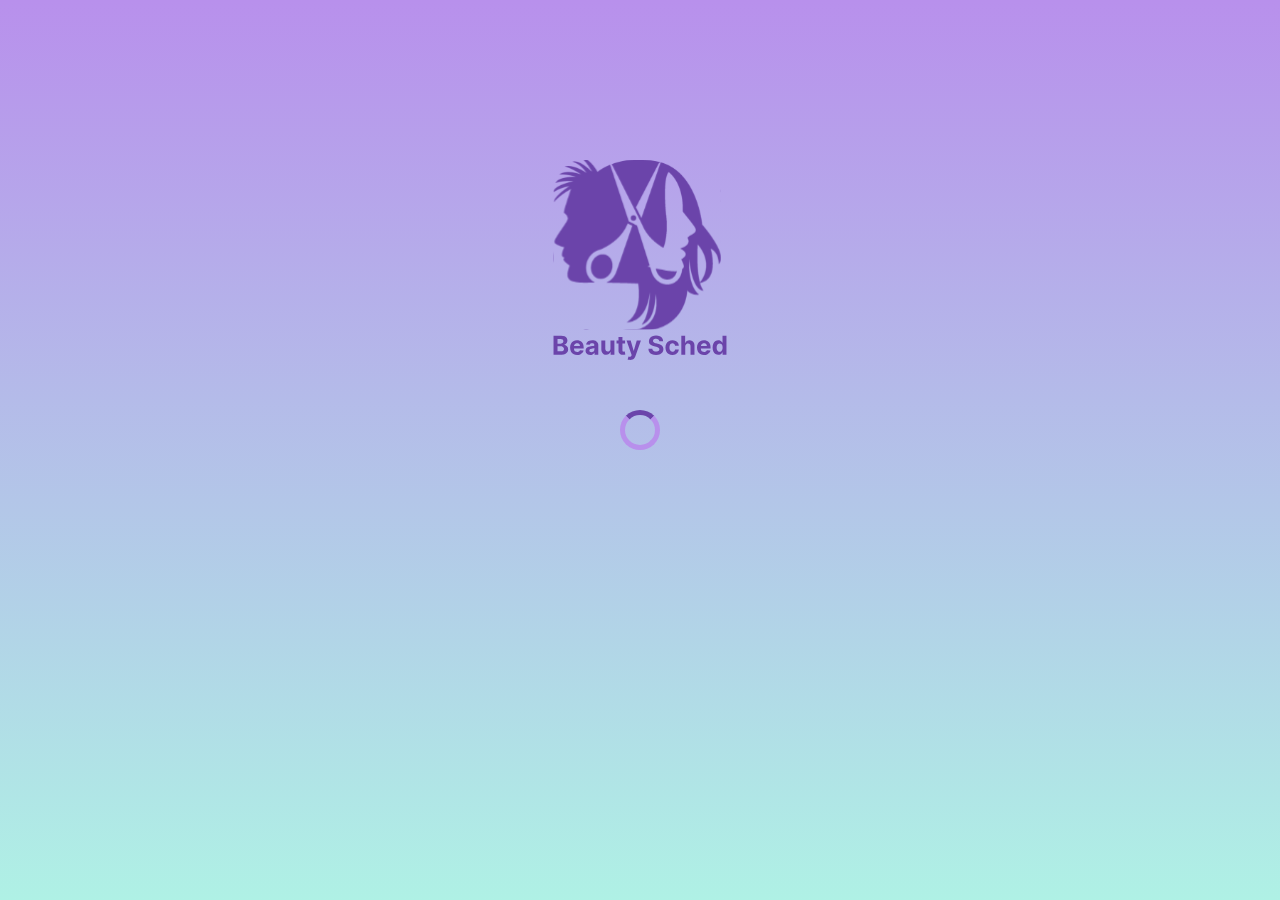
<file: index.html>
<!DOCTYPE html>
<html lang="pt-br">
    <head>
        <meta charset="UTF-8" />
        <meta http-equiv="X-UA-Compatible" content="IE=edge" />
        <meta name="viewport" content="width=device-width, initial-scale=1.0" />
        <title>Beauty Scheduler - Home</title>
        <link rel="stylesheet" href="/src/styles/reset.css" />
        <link rel="stylesheet" href="/src/styles/styles.css" />
        <link rel="preconnect" href="https://fonts.googleapis.com" />
        <link rel="preconnect" href="https://fonts.gstatic.com" crossorigin />
        <link
            href="https://fonts.googleapis.com/css2?family=Inter:wght@400;700&display=swap"
            rel="stylesheet"
        />

        <meta http-equiv="refresh" content="2; /src/screens/login.html" />
    </head>
    <body class="main_body">
        <div class="logo_container">
            <h1>
                <img
                    class="img_logo"
                    src="/src/img/logo.svg"
                    alt="logo aplicativo beauty sched"
                />
            </h1>
        </div>
        <div class="loader"></div>
        <script src="/script/script.js"></script>
    </body>
</html>
</file>
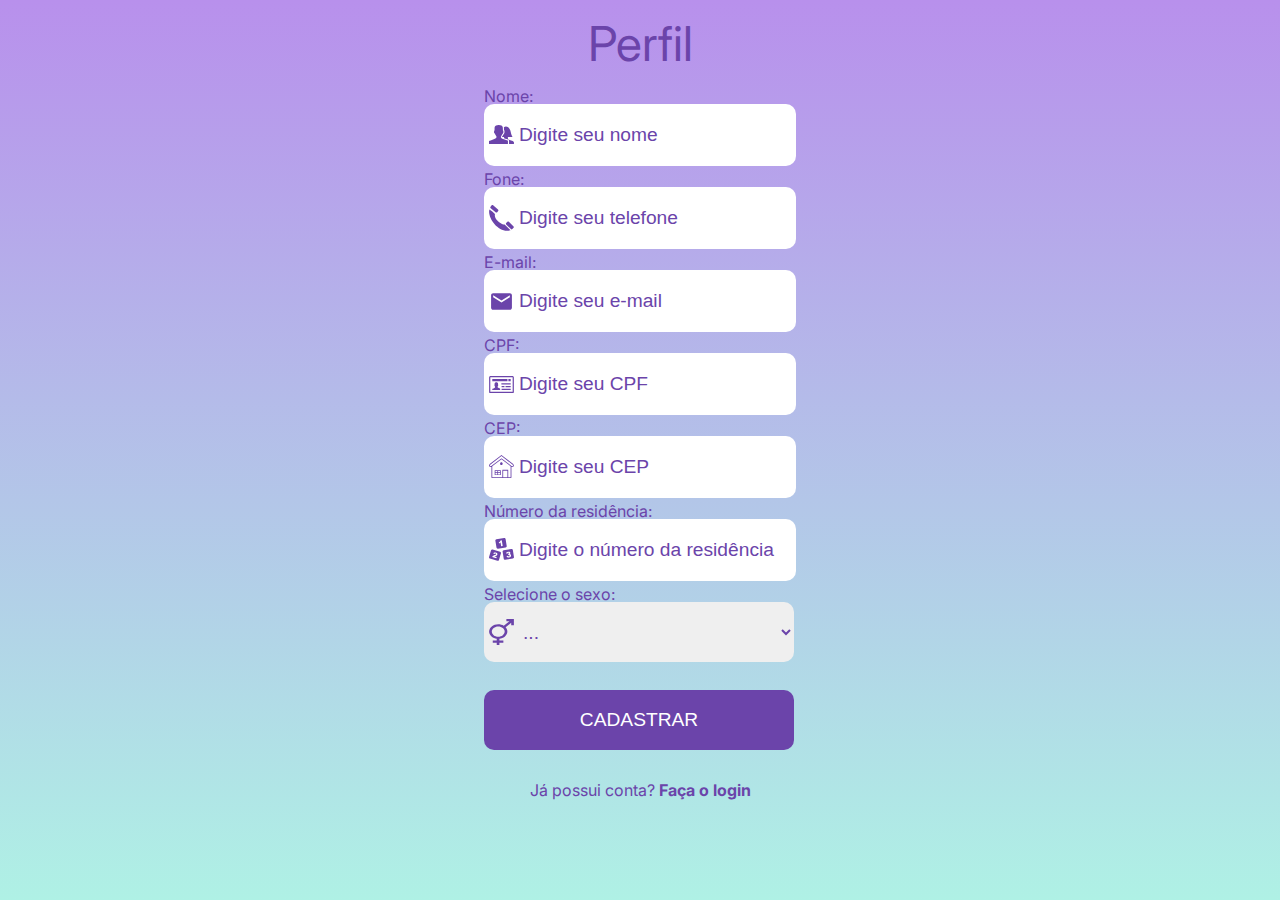
<file: src/screens/cadastroCliente.html>
<!DOCTYPE html>
<html lang="pt-br">
    <head>
        <meta charset="UTF-8" />
        <meta http-equiv="X-UA-Compatible" content="IE=edge" />
        <meta name="viewport" content="width=device-width, initial-scale=1.0" />
        <title>Beauty Scheduler - Cadastro</title>
        <link rel="stylesheet" href="/src/styles/reset.css" />
        <link rel="stylesheet" href="/src/styles/styles.css" />
        <link rel="preconnect" href="https://fonts.googleapis.com" />
        <link rel="preconnect" href="https://fonts.gstatic.com" crossorigin />
        <link
            href="https://fonts.googleapis.com/css2?family=Inter:wght@400;700&display=swap"
            rel="stylesheet"
        />
    </head>
    <body class="main_body">
        <div>
            <div class="title_container">
                <h1>Perfil</h1>
            </div>
            <div class="lineImput">
                <a class="label">Nome:</a>
                <input
                    type="text"
                    id="name"
                    placeholder="Digite seu nome"
                    required
                />
            </div>
            <div class="lineImput">
                <a class="label">Fone:</a>
                <input
                    type="phone"
                    id="phone"
                    placeholder="Digite seu telefone"
                    required
                />
            </div>
            <div class="lineImput">
                <a class="label">E-mail:</a>
                <input
                    type="email"
                    id="email"
                    placeholder="Digite seu e-mail"
                    required
                />
            </div>
            <div class="lineImput">
                <a class="label">CPF:</a>
                <input
                    type="text"
                    id="cpf"
                    placeholder="Digite seu CPF"
                    required
                />
            </div>
            <div class="lineImput">
                <a class="label">CEP:</a>
                <input
                    type="CEP"
                    id="house"
                    placeholder="Digite seu CEP"
                    required
                />
            </div>
            <div class="lineImput">
                <a class="label">Número da residência:</a>
                <input
                    type="text"
                    id="number"
                    placeholder="Digite o número da residência"
                    required
                />
            </div>
            <div class="lineImput">
                <a class="label">Selecione o sexo:</a>
                <select name="sexo" id="sexo" required>
                    <option value="0">...</option>
                    <option value="1">Masculino</option>
                    <option value="2">Feminino</option>
                </select>
            </div>
            <div class="lineImput">
                <button
                    class="button"
                    id="btnSenhaCliente"
                    type="submit"
                    onclick="openCadastroSenha()"
                >
                    CADASTRAR
                </button>
            </div>
            <div class="content_container">
                <h3>
                    Já possui conta?
                    <a href="/src/screens/login.html">Faça o login</a>
                </h3>
            </div>
        </div>

        <script>
            function openCadastroSenha() {
                window.open("/src/screens/cadastroSenhaCliente.html", "_self");
            }
        </script>
    </body>
</html>
</file>
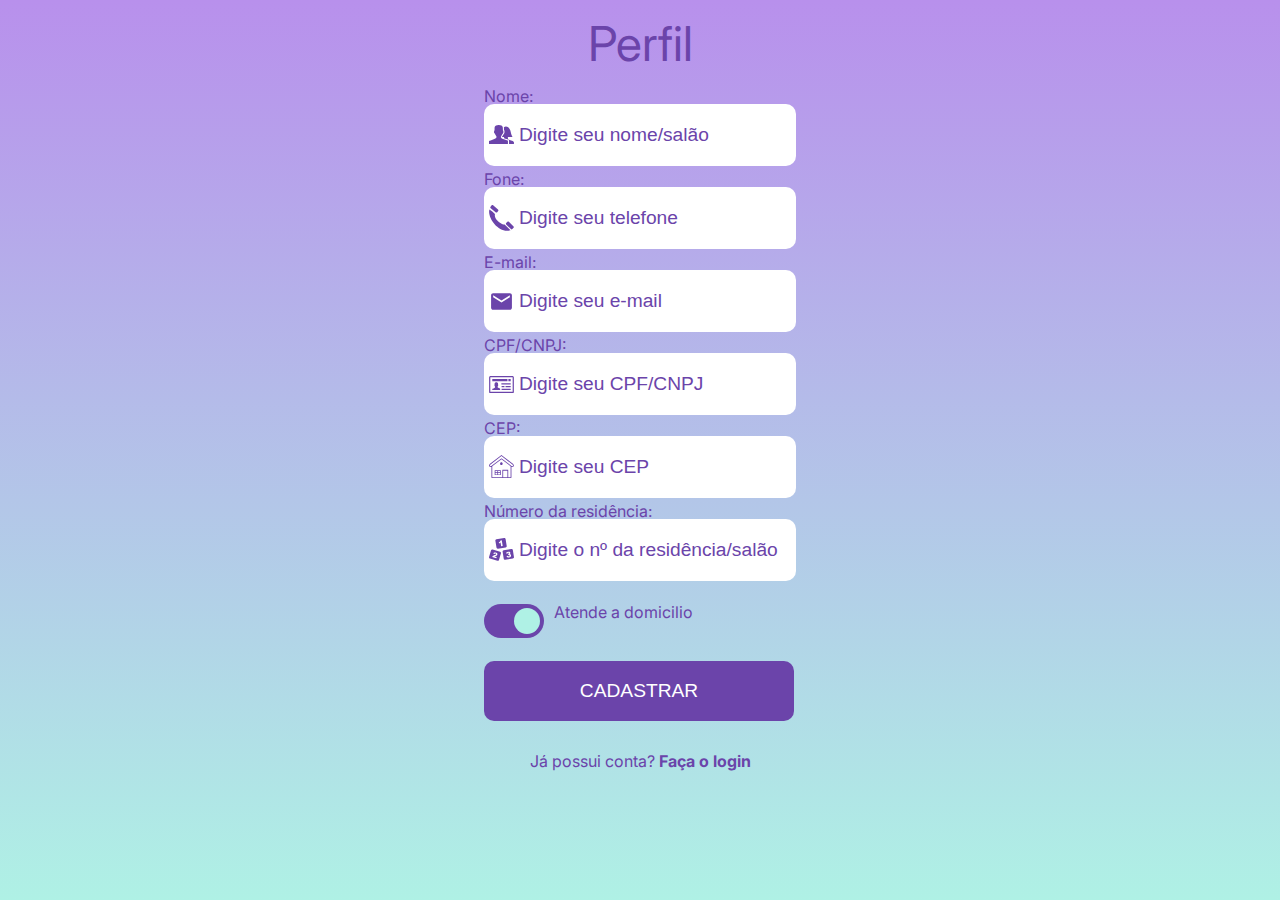
<file: src/screens/cadastroProfissional.html>
<!DOCTYPE html>
<html lang="pt-br">
    <head>
        <meta charset="UTF-8" />
        <meta http-equiv="X-UA-Compatible" content="IE=edge" />
        <meta name="viewport" content="width=device-width, initial-scale=1.0" />
        <title>Beauty Scheduler - Cadastro</title>
        <link rel="stylesheet" href="/src/styles/reset.css" />
        <link rel="stylesheet" href="/src/styles/styles.css" />
        <link rel="preconnect" href="https://fonts.googleapis.com" />
        <link rel="preconnect" href="https://fonts.gstatic.com" crossorigin />
        <link
            href="https://fonts.googleapis.com/css2?family=Inter:wght@400;700&display=swap"
            rel="stylesheet"
        />
    </head>
    <body class="main_body">
        <div>
            <div class="title_container">
                <h1>Perfil</h1>
            </div>
            <div class="lineImput">
                <a class="label">Nome:</a>
                <input
                    type="text"
                    id="name"
                    placeholder="Digite seu nome/salão"
                />
            </div>
            <div class="lineImput">
                <a class="label">Fone:</a>
                <input
                    type="phone"
                    id="phone"
                    placeholder="Digite seu telefone"
                />
            </div>
            <div class="lineImput">
                <a class="label">E-mail:</a>
                <input
                    type="email"
                    id="email"
                    placeholder="Digite seu e-mail"
                />
            </div>
            <div class="lineImput">
                <a class="label">CPF/CNPJ:</a>
                <input type="text" id="cpf" placeholder="Digite seu CPF/CNPJ" />
            </div>
            <div class="lineImput">
                <a class="label">CEP:</a>
                <input type="CEP" id="house" placeholder="Digite seu CEP" />
            </div>
            <div class="lineImput">
                <a class="label">Número da residência:</a>
                <input
                    type="text"
                    id="number"
                    placeholder="Digite o nº da residência/salão"
                />
            </div>
            <div class="checkboxcontainer">
                <label class="switch">
                    <input type="checkbox" checked />
                    <span class="slider round"></span>
                </label>
                <div>Atende a domicilio</div>
            </div>
            <div class="lineImput">
                <button
                    class="button"
                    id="btnSenhaProfissional"
                    onclick="openCadastroSenha()"
                >
                    CADASTRAR
                </button>
            </div>
            <div class="content_container">
                <h3>
                    Já possui conta?
                    <a href="/src/screens/login.html">Faça o login</a>
                </h3>
            </div>
        </div>

        <script src="/script/script.js"></script>
        <script>
            function openCadastroSenha() {
                window.open("/src/screens/cadastroSenhaCliente.html", "_self");
            }
        </script>
    </body>
</html>
</file>
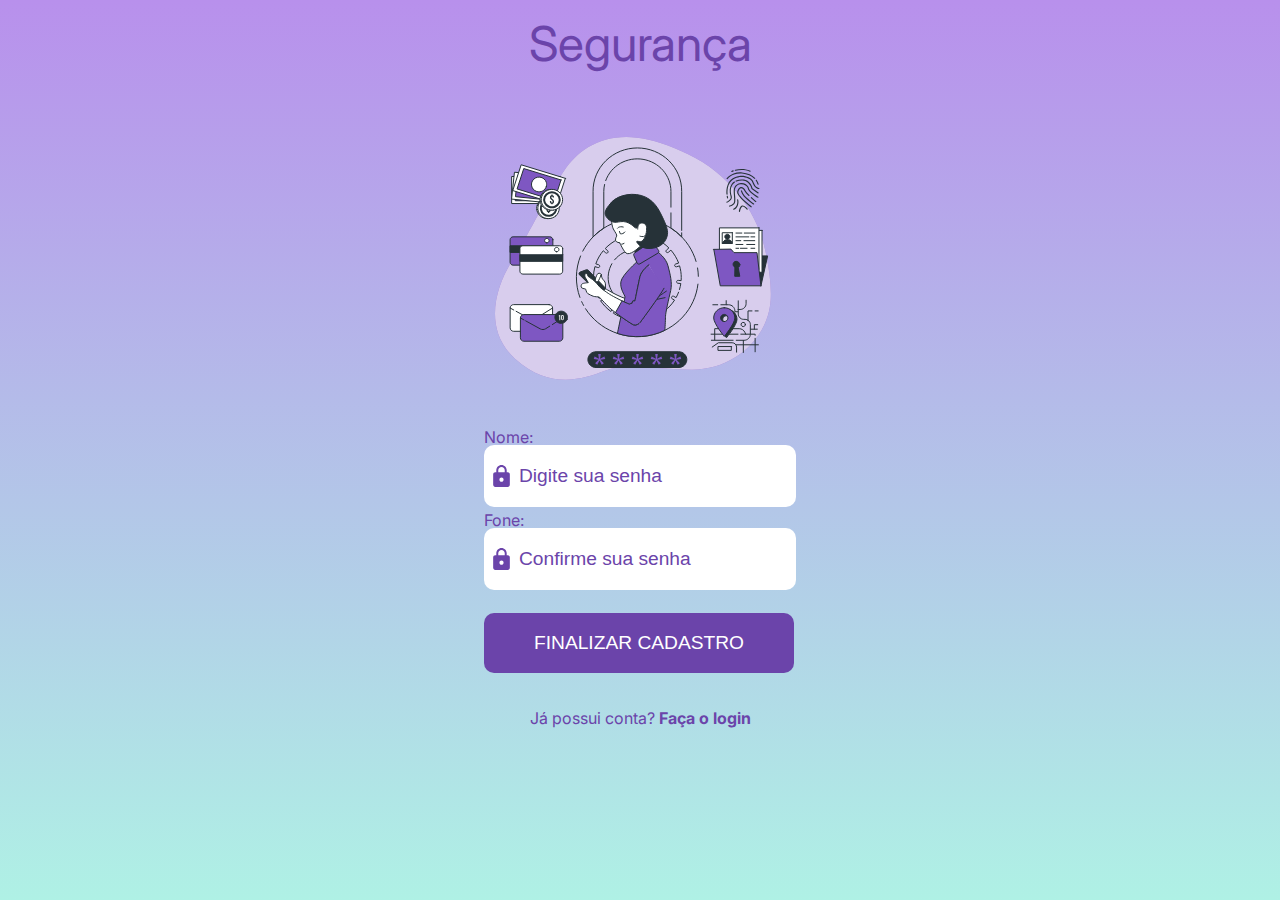
<file: src/screens/cadastroSenhaCliente.html>
<!DOCTYPE html>
<html lang="pt-br">
    <head>
        <meta charset="UTF-8" />
        <meta http-equiv="X-UA-Compatible" content="IE=edge" />
        <meta name="viewport" content="width=device-width, initial-scale=1.0" />
        <title>Beauty Scheduler - Senha</title>
        <link rel="stylesheet" href="/src/styles/reset.css" />
        <link rel="stylesheet" href="/src/styles/styles.css" />
        <link rel="preconnect" href="https://fonts.googleapis.com" />
        <link rel="preconnect" href="https://fonts.gstatic.com" crossorigin />
        <link
            href="https://fonts.googleapis.com/css2?family=Inter:wght@400;700&display=swap"
            rel="stylesheet"
        />
    </head>
    <body class="main_body">
        <div>
            <div class="title_container">
                <h1>Segurança</h1>
            </div>
            <h2>
              <img
                  class="security_logo"
                  src="/src/img/security.svg"
                  alt="logo segurança"
              />
          </h2>
            <div class="lineImput">
                <a class="label">Nome:</a>
                <input
                    type="password"
                    id="senha"
                    placeholder="Digite sua senha"
                    required
                />
            </div>
            <div class="lineImput">
                <a class="label">Fone:</a>
                <input
                    type="password"
                    id="confirmaSenha"
                    placeholder="Confirme sua senha"
                    required
                />
            
            <div class="lineImput">
                <button
                    class="button"
                    name="btnFind"
                    id="btnCadastroSenhaClienteSucesso"
                    onclick="openSenhaSucesso()"
                >
                    FINALIZAR CADASTRO
                </button>
            </div>
            <div class="content_container">
                <h3>
                    Já possui conta?
                    <a
                        href="/src/screens/login.html"
                        >Faça o login</a
                    >
                </h3>
            </div>
        </div>
        <script>
            function openSenhaSucesso() {
                window.open("/src/screens/sucesso.html", "_self");
            }
        </script>
    </body>
</html>
</file>
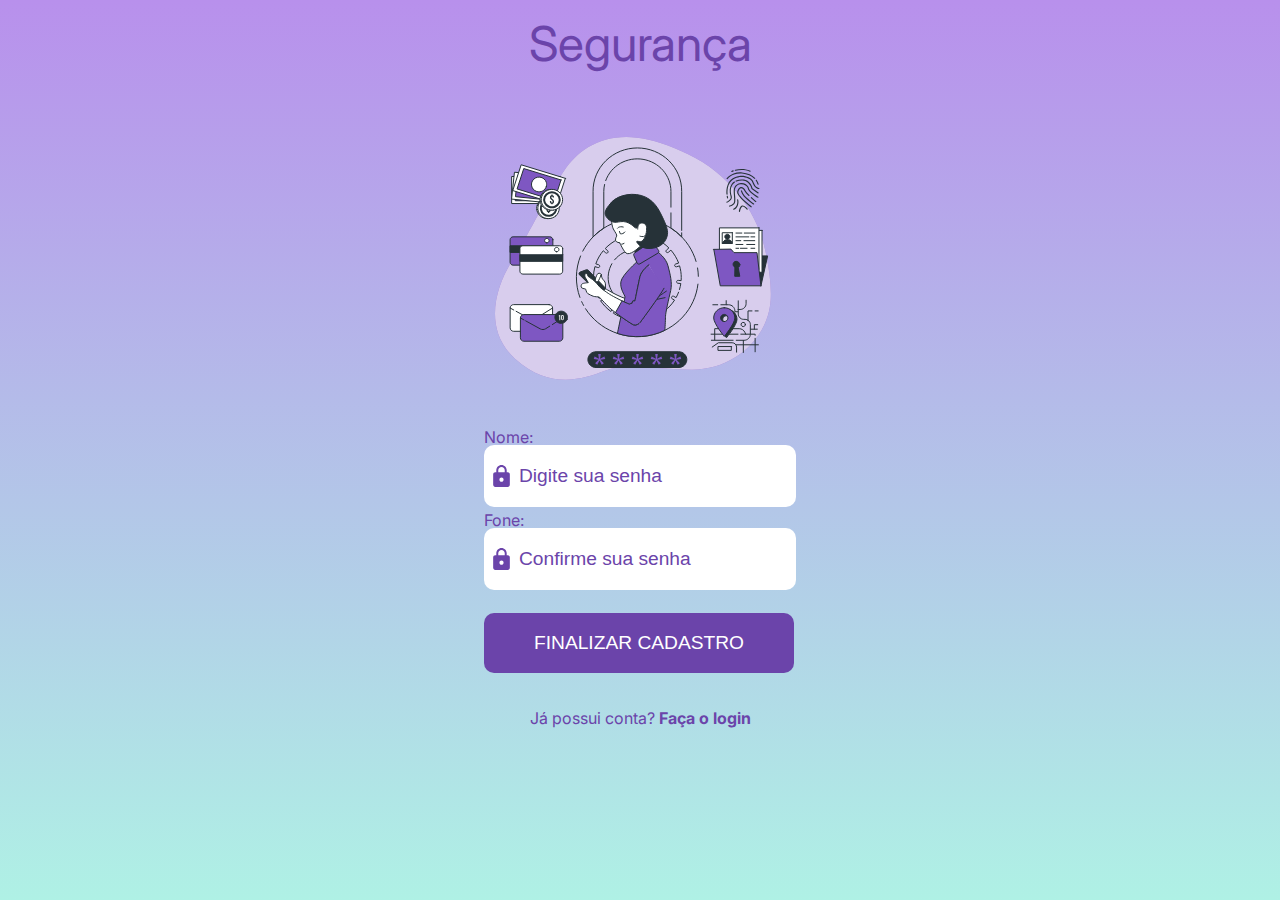
<file: src/screens/cadastroSenhaProfissional.html>
<!DOCTYPE html>
<html lang="pt-br">
    <head>
        <meta charset="UTF-8" />
        <meta http-equiv="X-UA-Compatible" content="IE=edge" />
        <meta name="viewport" content="width=device-width, initial-scale=1.0" />
        <title>Beauty Scheduler - Senha</title>
        <link rel="stylesheet" href="/src/styles/reset.css" />
        <link rel="stylesheet" href="/src/styles/styles.css" />
        <link rel="preconnect" href="https://fonts.googleapis.com" />
        <link rel="preconnect" href="https://fonts.gstatic.com" crossorigin />
        <link
            href="https://fonts.googleapis.com/css2?family=Inter:wght@400;700&display=swap"
            rel="stylesheet"
        />
    </head>
    <body class="main_body">
        <div>
            <div class="title_container">
                <h1>Segurança</h1>
            </div>
            <h2>
              <img
                  class="security_logo"
                  src="/src/img/security.svg"
                  alt="logo segurança"
              />
          </h2>
            <div class="lineImput">
                <a class="label">Nome:</a>
                <input
                    type="password"
                    id="senha"
                    placeholder="Digite sua senha"
                    required
                />
            </div>
            <div class="lineImput">
                <a class="label">Fone:</a>
                <input
                    type="password"
                    id="confirmaSenha"
                    placeholder="Confirme sua senha"
                    required
                />
            
            <div class="lineImput">
                <button
                    class="button"
                    name="btnFind"
                    id="btnCadastroSenhaProfissionalSucesso"
                >
                    FINALIZAR CADASTRO
                </button>
            </div>
            <div class="content_container">
                <h3>
                    Já possui conta?
                    <a
                        href="/src/screens/login.html"
                        >Faça o login</a
                    >
                </h3>
            </div>
        </div>

        <script src="/script/script.js"></script>
    </body>
</html>
</file>
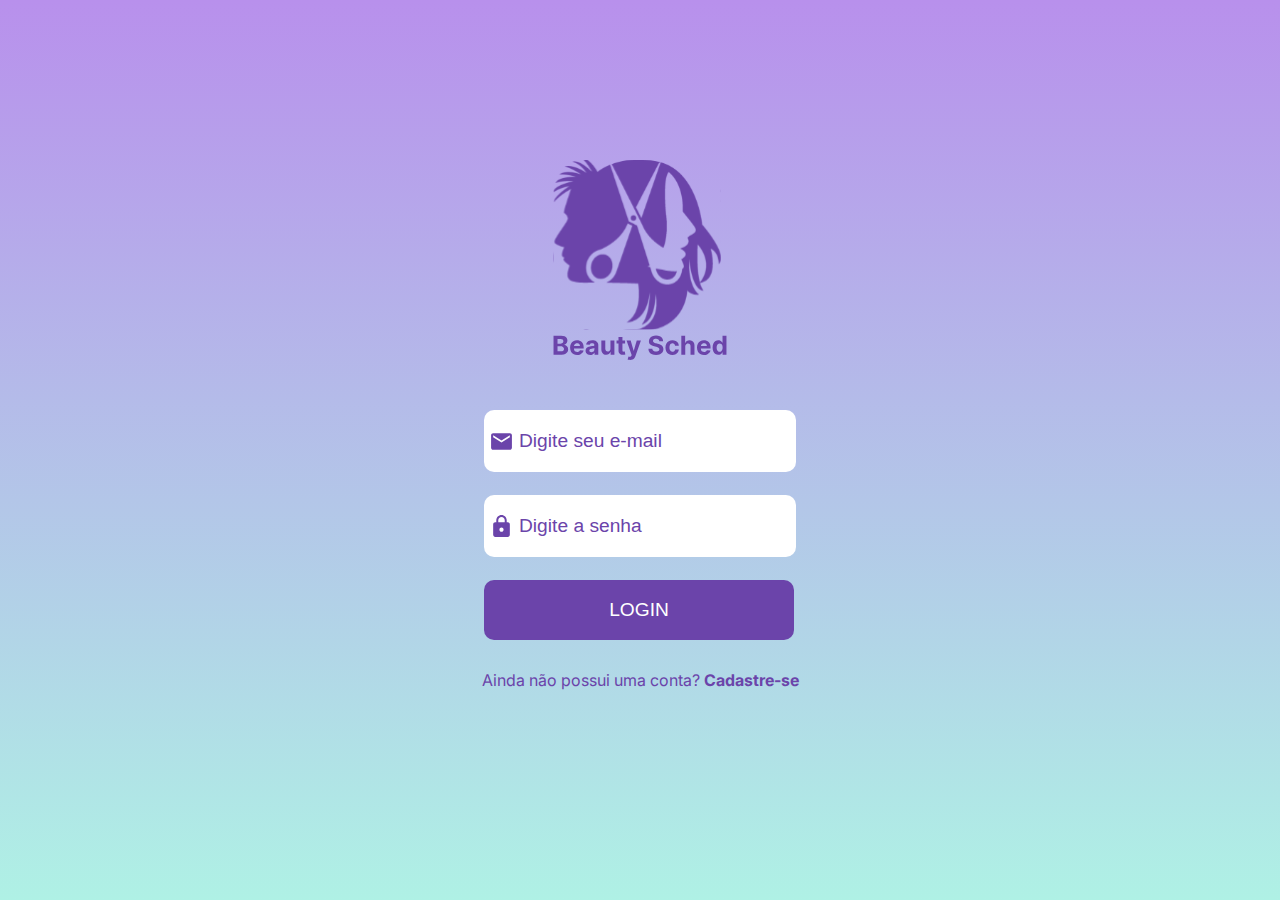
<file: src/screens/login.html>
<!DOCTYPE html>
<html lang="pt-br">
    <head>
        <meta charset="UTF-8" />
        <meta http-equiv="X-UA-Compatible" content="IE=edge" />
        <meta name="viewport" content="width=device-width, initial-scale=1.0" />
        <title>Beauty Sched - Login</title>
        <link rel="stylesheet" href="/src/styles/reset.css" />
        <link rel="stylesheet" href="/src/styles/styles.css" />
        <link rel="preconnect" href="https://fonts.googleapis.com" />
        <link rel="preconnect" href="https://fonts.gstatic.com" crossorigin />
        <link
            href="https://fonts.googleapis.com/css2?family=Inter:wght@400;700&display=swap"
            rel="stylesheet"
        />
    </head>
    <body class="main_body">
        <div class="logo_container">
            <h1>
                <img
                    class="img_logo"
                    src="/src/img/logo.svg"
                    alt="logo aplicativo beauty sched"
                />
            </h1>
        </div>
        <div class="input_container">
            <input
                class="input_login"
                type="text"
                name=""
                id="email"
                placeholder="Digite seu e-mail"
            />

            <input
                class="input_login"
                type="password"
                name=""
                id="senha"
                placeholder="Digite a senha"
            />
            <button class="button">LOGIN</button>
        </div>
        <div class="content_container">
            <h3>
                Ainda não possui uma conta?
                <a
                    href="/src/screens/tipoCadastro.html"
                    >Cadastre-se</a
                >
            </h3>
        </div>
    </body>
</html>
</file>
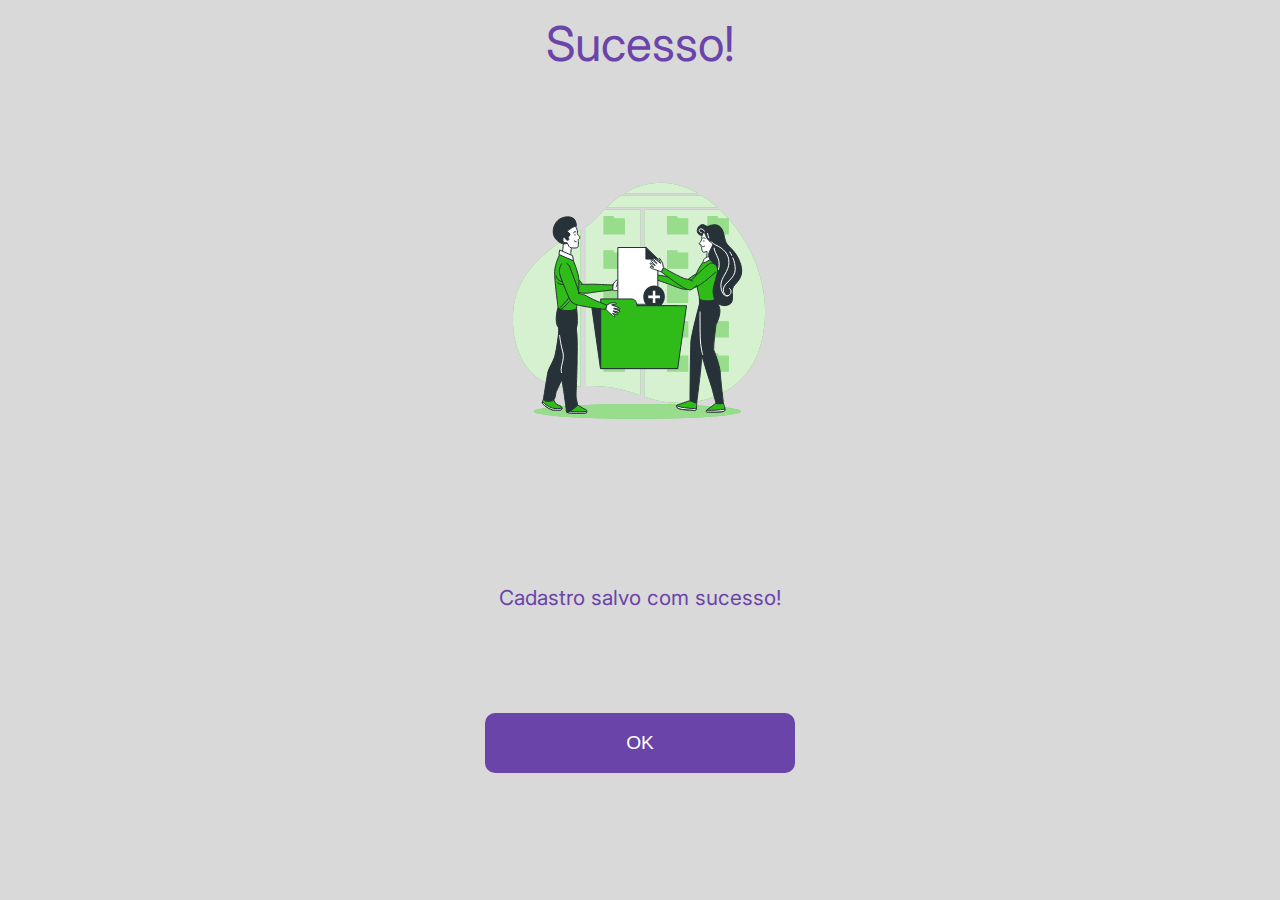
<file: src/screens/sucesso.html>
<!DOCTYPE html>
<html lang="pt-br">
    <head>
        <meta charset="UTF-8" />
        <meta http-equiv="X-UA-Compatible" content="IE=edge" />
        <meta name="viewport" content="width=device-width, initial-scale=1.0" />
        <title>Beauty Scheduler - Cadastro Finalizado</title>
        <link rel="stylesheet" href="/src/styles/reset.css" />
        <link rel="stylesheet" href="/src/styles/styles.css" />
        <link rel="preconnect" href="https://fonts.googleapis.com" />
        <link rel="preconnect" href="https://fonts.gstatic.com" crossorigin />
        <link
            href="https://fonts.googleapis.com/css2?family=Inter:wght@400;700&display=swap"
            rel="stylesheet"
        />
    </head>
    <body class="question_body">
        <div class="title_container">
            <h1>Sucesso!</h1>
        </div>
        <h2>
            <img
                class="question_logo"
                src="/src/img/sucesso.svg"
                alt="logo aplicativo beauty sched"
            />
        </h2>
        <h3>Cadastro salvo com sucesso!</h3>
        <footer>
          <div class="input_container_question">
            <button class="button" type="submit" id="btnSucesso" onclick="openIndex()">OK</button>
        </div>
        <script>
            function openIndex() {
                window.open("login.html", "_self");
            }
        </script>
    </body>
</html>
</file>
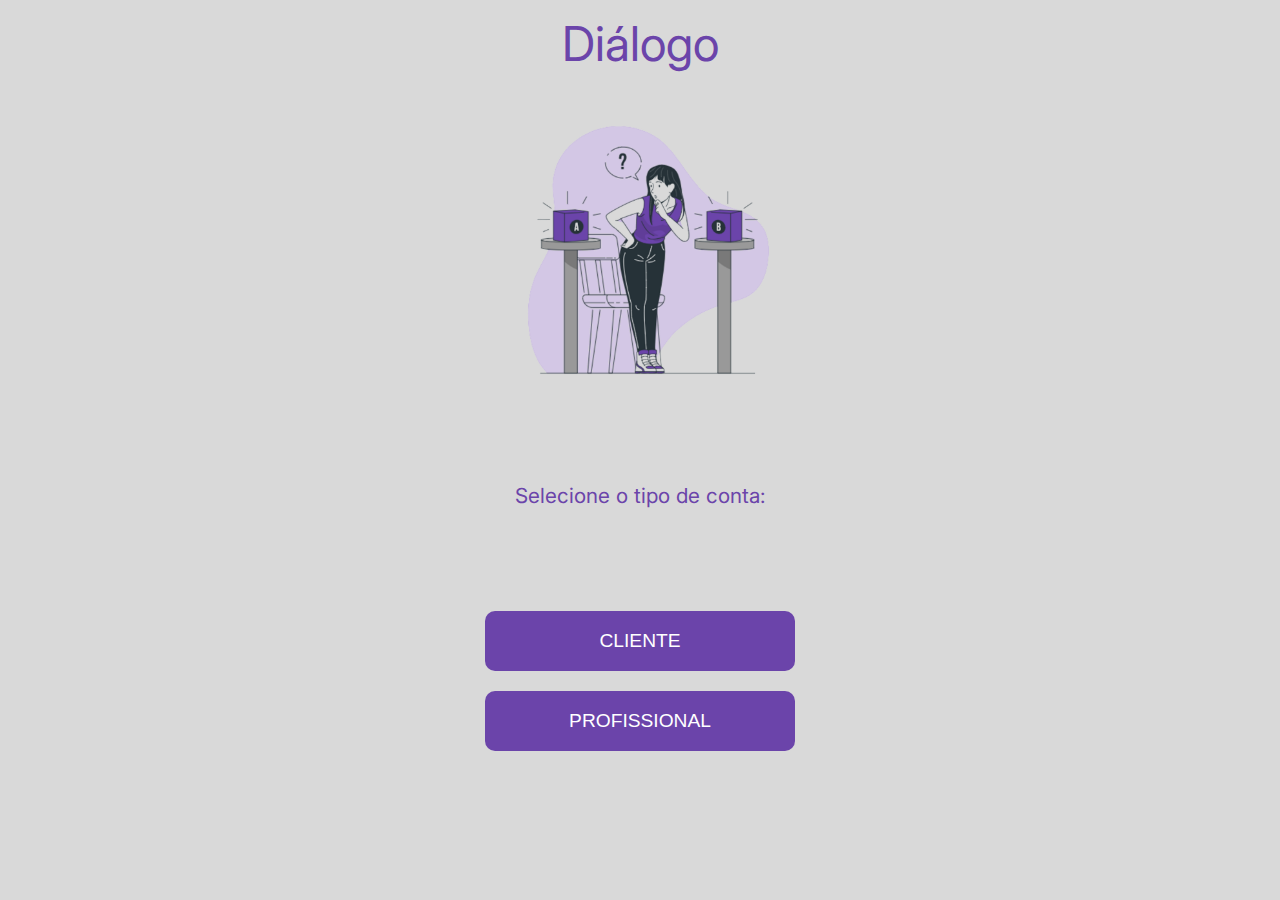
<file: src/screens/tipoCadastro.html>
<!DOCTYPE html>
<html lang="pt-br">
    <head>
        <meta charset="UTF-8" />
        <meta http-equiv="X-UA-Compatible" content="IE=edge" />
        <meta name="viewport" content="width=device-width, initial-scale=1.0" />
        <title>Beauty Scheduler</title>
        <link rel="stylesheet" href="/src/styles/reset.css" />
        <link rel="stylesheet" href="/src/styles/styles.css" />
        <link rel="preconnect" href="https://fonts.googleapis.com" />
        <link rel="preconnect" href="https://fonts.gstatic.com" crossorigin />
        <link
            href="https://fonts.googleapis.com/css2?family=Inter:wght@400;700&display=swap"
            rel="stylesheet"
        />
    </head>
    <body class="question_body">
        <div class="title_container">
            <h1>Diálogo</h1>
        </div>
        <h2>
            <img
                class="question_logo"
                src="/src/img/question.svg"
                alt="logo aplicativo beauty sched"
            />
        </h2>
        <h3>Selecione o tipo de conta:</h3>
        <footer>
          <div class="input_container_question">
            <button class="button" id="cadastroCliente" type="submit">CLIENTE</button>
            <button class="button" id="cadastroProfissional" type="submit">PROFISSIONAL</button>
        </div>

        <script src="/script/script.js"></script>
    </body>
</html>
</file>
<file: src/styles/styles.css>
.main_body {
    background-image: linear-gradient(#b890ec, #aff1e5);
    background-repeat: no-repeat;
    height: 100vh;
    color: #6b44aa;
    font-family: "Inter", sans-serif;
    display: flex;
    flex-direction: column;
    align-items: center;
}

.logo_container {
    display: flex;
    flex-direction: column;
    margin-top: 10em;
}

.img_logo {
    height: 200px;
}

.loader {
    margin-top: 3em;
    border: 5px solid #b890ec;
    border-top: 5px solid #6b44aa;
    border-radius: 50%;
    width: 30px;
    height: 30px;
    animation: spin 2s linear infinite;
}

@keyframes spin {
    0% {
        transform: rotate(0deg);
    }
    100% {
        transform: rotate(360deg);
    }
}

.input_container {
    height: 230px;
    display: flex;
    flex-direction: column;
    justify-content: space-between;
    margin-top: 3em;
}

input,
select {
    height: 60px;
    width: 275px;
    border-radius: 10px;
    border: none;
    font-size: larger;
    color: #6b44aa;
    background-repeat: no-repeat;
    background-position: 5px;
    background-size: 1.3em;
    padding-left: 35px;
}

.button {
    height: 60px;
    width: 310px;
    border-radius: 10px;
    border: none;
    font-size: larger;
    background-color: #6b44aa;
    color: white;
}

input::placeholder {
    color: #6b44aa;
}

#email {
    background-image: url("/src/img/email.svg");
}
#senha,
#confirmaSenha {
    background-image: url("/src/img/lock.svg");
}

#name {
    background-image: url("/src/img/name.svg");
}

#cpf {
    background-image: url("/src/img/cpf.svg");
}

#phone {
    background-image: url("/src/img/phone.svg");
}

#house {
    background-image: url("/src/img/house.svg");
}

#number {
    background-image: url("/src/img/number.svg");
}

#sexo {
    background-image: url("/src/img/sexo.svg");
}

.content_container {
    margin-top: 2em;
    color: #6b44aa;
    display: flex;
    flex-direction: column;
    align-items: center;
}

.content_container a {
    cursor: pointer;
    font-weight: bolder;
    text-decoration: none;
    color: #6b44aa;
}

.question_body {
    background-color: #d9d9d9;
    height: 100vh;
    color: #6b44aa;
    font-family: "Inter", sans-serif;
    display: flex;
    flex-direction: column;
    align-items: center;
}

.title_container {
    margin: 20px 0;
    font-size: 3em;
    font-weight: 400;
    display: flex;
    flex-direction: column;
    align-items: center;
}

.question_logo {
    margin-top: 25px;
}

.question_body h3 {
    margin-top: 100px;
    font-size: 1.3em;
}
.input_container_question {
    height: 140px;
    width: 310px;
    display: flex;
    flex-direction: column;
    justify-content: space-between;
    margin-top: 6.5em;
}

.lineImput {
    display: flex;
    margin-bottom: 5px;
    flex-direction: column;
    justify-content: center;
}

.lineImput select {
    width: 310px;
}

.lineImput button {
    margin-top: 1.2em;
}

.security_logo {
    margin: 25px 0;
}

.switch {
    margin-top: 1.1em;
    position: relative;
    display: inline-block;
    width: 60px;
    height: 34px;
}

.switch input {
    opacity: 0;
    width: 0;
    height: 0;
}

.slider {
    position: absolute;
    cursor: pointer;
    top: 0;
    left: 0;
    right: 0;
    bottom: 0;
    background-color: #ccc;
    -webkit-transition: 0.4s;
    transition: 0.4s;
}

.slider:before {
    position: absolute;
    content: "";
    height: 26px;
    width: 26px;
    left: 4px;
    bottom: 4px;
    background-color: #aff1e5;
    -webkit-transition: 0.4s;
    transition: 0.4s;
}

input:checked + .slider {
    background-color: #6b44aa;
}

input:focus + .slider {
    box-shadow: 0 0 1px #6b44aa;
}

input:checked + .slider:before {
    -webkit-transform: translateX(26px);
    -ms-transform: translateX(26px);
    transform: translateX(26px);
}

/* Rounded sliders */
.slider.round {
    border-radius: 34px;
}

.slider.round:before {
    border-radius: 50%;
}

.checkboxcontainer {
    display: flex;
    flex-direction: inline-block;
    align-items: center;
}

.checkboxcontainer div {
    margin-top: 1px;
    margin-left: 10px;
}
</file>
